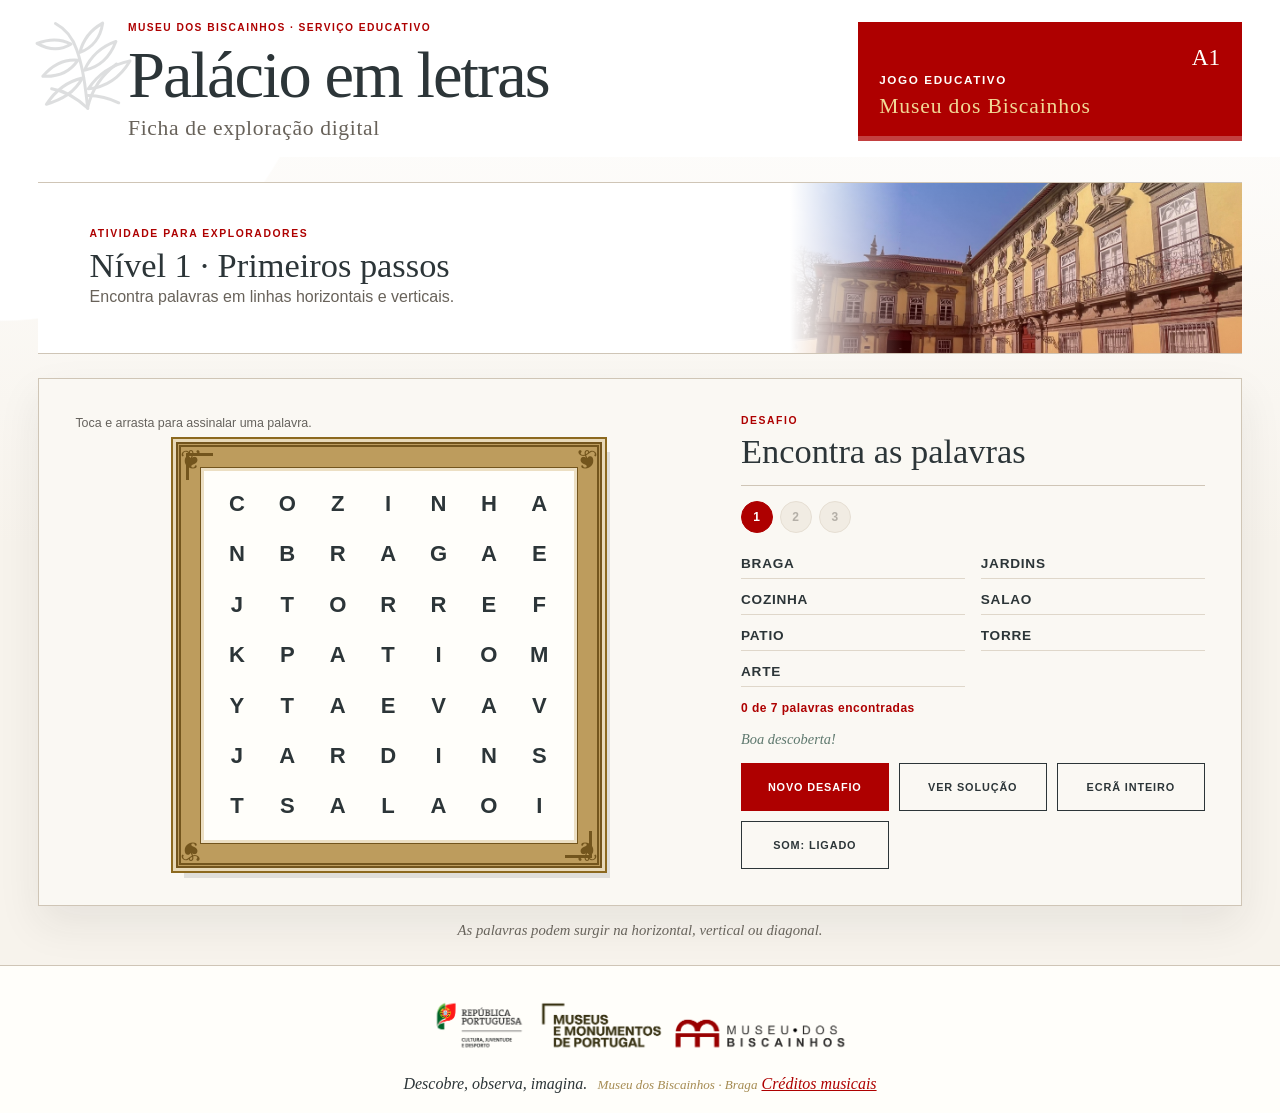
<file: index.html>
<!doctype html>
<html lang="pt-PT">
<head>
  <meta charset="utf-8">
  <meta name="viewport" content="width=device-width, initial-scale=1">
  <meta name="theme-color" content="#ae0000">
  <meta name="description" content="Sopa de letras interativa do Museu dos Biscainhos.">
  <link rel="manifest" href="manifest.webmanifest">
  <link rel="icon" href="icon.svg" type="image/svg+xml">
  <link rel="apple-touch-icon" href="icon.svg">
  <title>Museu dos Biscainhos — Sopa de Letras</title>
  <link rel="stylesheet" href="wordfind.css">
</head>
<body>
  <header class="site-header">
    <div class="brand-title">
      <p class="site-kicker">Museu dos Biscainhos · Serviço Educativo</p>
      <h1>Palácio em letras</h1>
      <p class="site-subtitle">Ficha de exploração digital</p>
    </div>
    <div class="section-label">
      <span id="level-code">A1</span>
      <strong>Jogo educativo</strong>
      <em>Museu dos Biscainhos</em>
    </div>
  </header>

  <main id="main">
    <section class="intro-panel">
      <div class="intro-copy">
        <p class="eyebrow">ATIVIDADE PARA EXPLORADORES</p>
        <h2 id="level-title">Nível 1 · Primeiros passos</h2>
        <p id="level-description">Descobre os espaços, artes e memórias do Museu dos Biscainhos em linhas horizontais e verticais.</p>
      </div>
      <div class="hero-art" role="img" aria-label="Fachada do Museu dos Biscainhos"></div>
    </section>

    <section class="game-card" aria-label="Sopa de letras">
      <div class="board-panel">
        <p class="board-instruction">Toca e arrasta para assinalar uma palavra.</p>
        <div class="puzzle-frame">
          <span class="frame-corner top-left" aria-hidden="true">❦</span>
          <span class="frame-corner top-right" aria-hidden="true">❦</span>
          <span class="frame-corner bottom-left" aria-hidden="true">❦</span>
          <span class="frame-corner bottom-right" aria-hidden="true">❦</span>
          <div id="puzzle" aria-label="Tabuleiro da sopa de letras"></div>
        </div>
      </div>
      <aside class="word-panel">
        <div class="panel-heading">
          <p class="eyebrow">DESAFIO</p>
          <h2>Encontra as palavras</h2>
        </div>
        <div id="levels" class="levels" aria-label="Níveis de dificuldade">
          <button type="button" class="level-button is-active" data-level="0">1</button>
          <button type="button" class="level-button" data-level="1">2</button>
          <button type="button" class="level-button" data-level="2">3</button>
        </div>
        <ul id="words" aria-label="Palavras a encontrar">
          <li><input class="word" value="BISCAINHOS" readonly aria-label="Biscainhos"></li>
          <li><input class="word" value="PALACIO" readonly aria-label="Palácio"></li>
          <li><input class="word" value="BRAGA" readonly aria-label="Braga"></li>
          <li><input class="word" value="JARDINS" readonly aria-label="Jardins"></li>
          <li><input class="word" value="AZULEJARIA" readonly aria-label="Azulejaria"></li>
          <li><input class="word" value="ESCULTURA" readonly aria-label="Escultura"></li>
          <li><input class="word" value="CAVALARICA" readonly aria-label="Cavalariça"></li>
          <li><input class="word" value="COCHEIRA" readonly aria-label="Cocheira"></li>
          <li><input class="word" value="COZINHA" readonly aria-label="Cozinha"></li>
          <li><input class="word" value="SALAO" readonly aria-label="Salão"></li>
        </ul>
        <p id="progress" class="progress" aria-live="polite">0 de 10 palavras encontradas</p>
        <section id="discovery-card" class="discovery-card" aria-live="polite">
          <p class="discovery-label">CURIOSIDADE</p>
          <p id="discovery-text">Encontra uma palavra para revelar uma curiosidade sobre o Palácio dos Biscainhos.</p>
        </section>
        <p id="result-message" class="result-message" aria-live="polite"></p>
        <div class="actions">
          <button id="new-puzzle" type="button">Novo desafio</button>
          <button id="solve" type="button" class="secondary">Ver solução</button>
          <button id="fullscreen" type="button" class="secondary">Ecrã inteiro</button>
          <button id="install-app" type="button" class="secondary">Instalar app</button>
          <button id="sound" type="button" class="secondary" aria-pressed="true">Som: ligado</button>
          <button id="next-level" type="button" class="secondary">Próximo nível</button>
        </div>
      </aside>
    </section>

    <p class="hint">As palavras podem surgir na horizontal, vertical ou diagonal.</p>
  </main>

  <footer>
    <img class="footer-logo" src="logo.png" alt="República Portuguesa, Museus e Monumentos de Portugal e Museu dos Biscainhos">
    <p>Descobre, observa, imagina. <span>Museu dos Biscainhos · Braga</span> <a href="creditos.html">Créditos musicais</a></p>
  </footer>

  <script src="jquery-1.7.1.min.js"></script>
  <script src="wordfind.js"></script>
  <script src="wordfindgame.js"></script>
  <script>
    let game;
    let currentLevel = 0;
    let highestUnlockedLevel = 0;
    let soundEnabled = localStorage.getItem('palacio-em-letras-sound') !== 'off';
    const completionAudio = new Audio();
    let musicTimer;
    const foundWords = new Set();
    const levels = [
      {
        title: 'Nível 1 · Primeiros passos',
        description: 'Encontra palavras em linhas horizontais e verticais.',
        orientations: ['horizontal', 'vertical'],
        words: ['braga', 'jardins', 'cozinha', 'salao', 'patio', 'torre', 'arte']
      },
      {
        title: 'Nível 2 · Olhar atento',
        description: 'Agora as palavras também podem surgir na diagonal.',
        orientations: ['horizontal', 'vertical', 'diagonal', 'diagonalBack'],
        words: ['palacio', 'azulejaria', 'escultura', 'jardim', 'musica', 'jantar', 'nobre']
      },
      {
        title: 'Nível 3 · Mestre explorador',
        description: 'Todas as direções são possíveis, incluindo palavras invertidas.',
        orientations: ['horizontal', 'horizontalBack', 'vertical', 'verticalUp', 'diagonal', 'diagonalBack', 'diagonalUp', 'diagonalUpBack'],
        words: ['biscainhos', 'cavalarica', 'cocheira', 'azulejos', 'escadaria', 'memoria', 'barroco']
      }
    ];
    const levelMusic = [
      { src: 'bach-cello-suite-1.ogg', title: 'J. S. Bach — Suite para Violoncelo n.º 1, Prelúdio' },
      { src: 'handel-water-music.ogg', title: 'G. F. Handel — Water Music' },
      { src: 'bach-brandenburg-3.ogg', title: 'J. S. Bach — Concerto de Brandemburgo n.º 3' },
      { src: 'vivaldi-spring.ogg', title: 'A. Vivaldi — A Primavera, de As Quatro Estações' }
    ];
    const facts = {
      biscainhos: 'O palácio começou a formar-se no século XVII e evoluiu ao longo dos séculos XVIII e XIX.',
      palacio: 'O próprio edifício é a peça central do programa museográfico do Museu dos Biscainhos.',
      braga: 'O Museu dos Biscainhos localiza-se no centro histórico da cidade de Braga.',
      jardins: 'Os jardins históricos valorizam a arquitetura e a escultura setecentistas.',
      azulejaria: 'A azulejaria é um dos elementos de destaque nos interiores ornamentais do palácio.',
      escultura: 'A escultura integra tanto os interiores como os jardins do conjunto patrimonial.',
      cavalarica: 'A cavalariça é um dos espaços funcionais do piso térreo do palácio.',
      cocheira: 'A cocheira recorda a organização prática de uma grande casa senhorial.',
      cozinha: 'A cozinha integra os espaços funcionais situados no piso térreo.',
      salao: 'O Salão Nobre, no andar nobre, era um espaço de sociabilização e representação.',
      patio: 'O pátio organizava a entrada e a circulação de uma grande casa senhorial.',
      torre: 'A Sala da Torre faz parte do percurso do andar nobre.',
      arte: 'As coleções do museu cruzam arte, artes decorativas e modos de vida.',
      jardim: 'O jardim histórico prolonga a experiência do palácio para o exterior.',
      musica: 'A Sala de Música recorda práticas de convívio e representação social.',
      jantar: 'A Sala de Jantar mostra como a casa senhorial também era palco de cerimónia.',
      nobre: 'O andar nobre reunia os espaços de maior aparato e representação.',
      azulejos: 'A Sala dos Azulejos destaca um dos elementos decorativos mais marcantes do museu.',
      escadaria: 'A escadaria monumental prepara a passagem para os espaços nobres.',
      memoria: 'O museu preserva memórias de arquitetura, quotidiano e artes decorativas.',
      barroco: 'O Barroco marca muitos detalhes decorativos associados ao palácio.'
    };

    function updateProgress() {
      const total = $('input.word').length;
      $('#progress').text(`${foundWords.size} de ${total} palavras encontradas`);
    }

    function renderWords() {
      const levelWords = levels[currentLevel].words;
      $('#words').empty();
      levelWords.forEach(function (word) {
        $('<li><input class="word" readonly></li>')
          .find('input')
          .val(word.toUpperCase())
          .attr('aria-label', word)
          .end()
          .appendTo('#words');
      });
    }

    function playNotes(notes) {
      if (!soundEnabled || !window.AudioContext && !window.webkitAudioContext) return;
      const AudioContext = window.AudioContext || window.webkitAudioContext;
      const context = new AudioContext();
      const start = context.currentTime;
      notes.forEach(function (note, index) {
        const oscillator = context.createOscillator();
        const gain = context.createGain();
        oscillator.type = 'sine';
        oscillator.frequency.value = note;
        gain.gain.setValueAtTime(.0001, start + index * .11);
        gain.gain.exponentialRampToValueAtTime(.12, start + index * .11 + .02);
        gain.gain.exponentialRampToValueAtTime(.0001, start + index * .11 + .2);
        oscillator.connect(gain).connect(context.destination);
        oscillator.start(start + index * .11);
        oscillator.stop(start + index * .11 + .22);
      });
      setTimeout(function () { context.close(); }, notes.length * 120 + 250);
    }

    function stopCompletionMusic() {
      clearTimeout(musicTimer);
      completionAudio.pause();
      completionAudio.currentTime = 0;
    }

    function playCompletionMusic() {
      if (!soundEnabled) return;
      const playlist = currentLevel === levels.length - 1
        ? [levelMusic[2], levelMusic[3]]
        : [levelMusic[currentLevel]];
      let trackIndex = 0;
      stopCompletionMusic();
      function playNextTrack() {
        const track = playlist[trackIndex];
        const duration = trackIndex === 0 && playlist.length > 1 ? 12000 : 20000;
        completionAudio.src = track.src;
        completionAudio.volume = .42;
        completionAudio.play().catch(function () {});
        $('#result-message').text('Parabéns! A ouvir: ' + track.title + '.').removeClass('error');
        musicTimer = setTimeout(function () {
          trackIndex += 1;
          if (trackIndex < playlist.length) playNextTrack();
          else stopCompletionMusic();
        }, duration);
      }
      playNextTrack();
    }

    function updateLevelUI() {
      const level = levels[currentLevel];
      $('#level-title').text(level.title);
      $('#level-description').text(level.description);
      $('#level-code').text('A' + (currentLevel + 1));
      $('.level-button').removeClass('is-active').filter('[data-level="' + currentLevel + '"]').addClass('is-active');
      $('.level-button').each(function () {
        const levelIndex = Number($(this).data('level'));
        const isLocked = levelIndex > highestUnlockedLevel;
        $(this)
          .prop('disabled', isLocked)
          .attr('aria-disabled', isLocked)
          .toggleClass('is-locked', isLocked);
      });
      $('#next-level').text(currentLevel < levels.length - 1 ? 'Próximo nível' : 'Todos concluídos');
    }

    function showDiscovery(word) {
      if (foundWords.has(word)) return;
      foundWords.add(word);
      $('#discovery-text').text(facts[word] || 'Descobriste mais um elemento do Museu dos Biscainhos.');
      $('#discovery-card').addClass('is-visible');
      updateProgress();
      playNotes([523, 659]);
    }

    function completePuzzle() {
      $('#result-message').text('Parabéns! Descobriste os segredos do Palácio dos Biscainhos.').removeClass('error');
      $('#puzzle').addClass('is-complete');
      if (currentLevel < levels.length - 1) {
        highestUnlockedLevel = Math.max(highestUnlockedLevel, currentLevel + 1);
        updateLevelUI();
        $('#next-level').addClass('is-available');
      }
      playCompletionMusic();
    }

    function recreate() {
      foundWords.clear();
      stopCompletionMusic();
      renderWords();
      updateProgress();
      $('#discovery-card').removeClass('is-visible');
      $('#discovery-text').text('Encontra uma palavra para revelar uma curiosidade sobre o Palácio dos Biscainhos.');
      $('#puzzle').removeClass('is-complete');
      $('#next-level').removeClass('is-available');
      $('#result-message').text('Boa descoberta!').removeClass('error');
      try {
        game = new WordFindGame('#puzzle', {
          allowedMissingWords: 0,
          maxGridGrowth: 10,
          fillBlanks: true,
          maxAttempts: 300,
          orientations: levels[currentLevel].orientations,
          onWordFound: showDiscovery,
          onComplete: completePuzzle
        });
      } catch (error) {
        $('#result-message').text('Não foi possível criar o desafio.').addClass('error');
      }
    }

    recreate();
    $('#new-puzzle').on('click', recreate);
    $('#solve').on('click', function () { game.solve(); });
    $('.level-button').on('click', function () {
      const requestedLevel = Number($(this).data('level'));
      if (requestedLevel > highestUnlockedLevel) {
        $('#result-message').text('Termina primeiro o nível anterior para desbloquear este desafio.').addClass('error');
        return;
      }
      currentLevel = requestedLevel;
      updateLevelUI();
      recreate();
    });
    $('#next-level').on('click', function () {
      if (currentLevel < levels.length - 1) {
        currentLevel += 1;
        updateLevelUI();
        recreate();
      }
    });
    $('#sound').on('click', function () {
      soundEnabled = !soundEnabled;
      localStorage.setItem('palacio-em-letras-sound', soundEnabled ? 'on' : 'off');
      $(this).attr('aria-pressed', soundEnabled).text(soundEnabled ? 'Som: ligado' : 'Som: desligado');
      if (!soundEnabled) stopCompletionMusic();
      if (soundEnabled) playNotes([523]);
    });
    $('#fullscreen').on('click', function () {
      if (document.fullscreenElement) {
        document.exitFullscreen();
      } else {
        document.documentElement.requestFullscreen();
      }
    });
    $(document).on('fullscreenchange', function () {
      $('#fullscreen').text(document.fullscreenElement ? 'Sair do ecrã' : 'Ecrã inteiro');
    });

    let installPrompt;
    window.addEventListener('beforeinstallprompt', function (event) {
      event.preventDefault();
      installPrompt = event;
      $('#install-app').addClass('is-available');
    });
    $('#install-app').on('click', async function () {
      if (!installPrompt) return;
      installPrompt.prompt();
      await installPrompt.userChoice;
      installPrompt = null;
      $('#install-app').removeClass('is-available');
    });
    window.addEventListener('appinstalled', function () {
      $('#install-app').removeClass('is-available');
    });
    if ('serviceWorker' in navigator) {
      window.addEventListener('load', function () {
        navigator.serviceWorker.register('service-worker.js');
      });
    }
    updateLevelUI();
    $('#sound').attr('aria-pressed', soundEnabled).text(soundEnabled ? 'Som: ligado' : 'Som: desligado');
  </script>
</body>
</html>
</file>
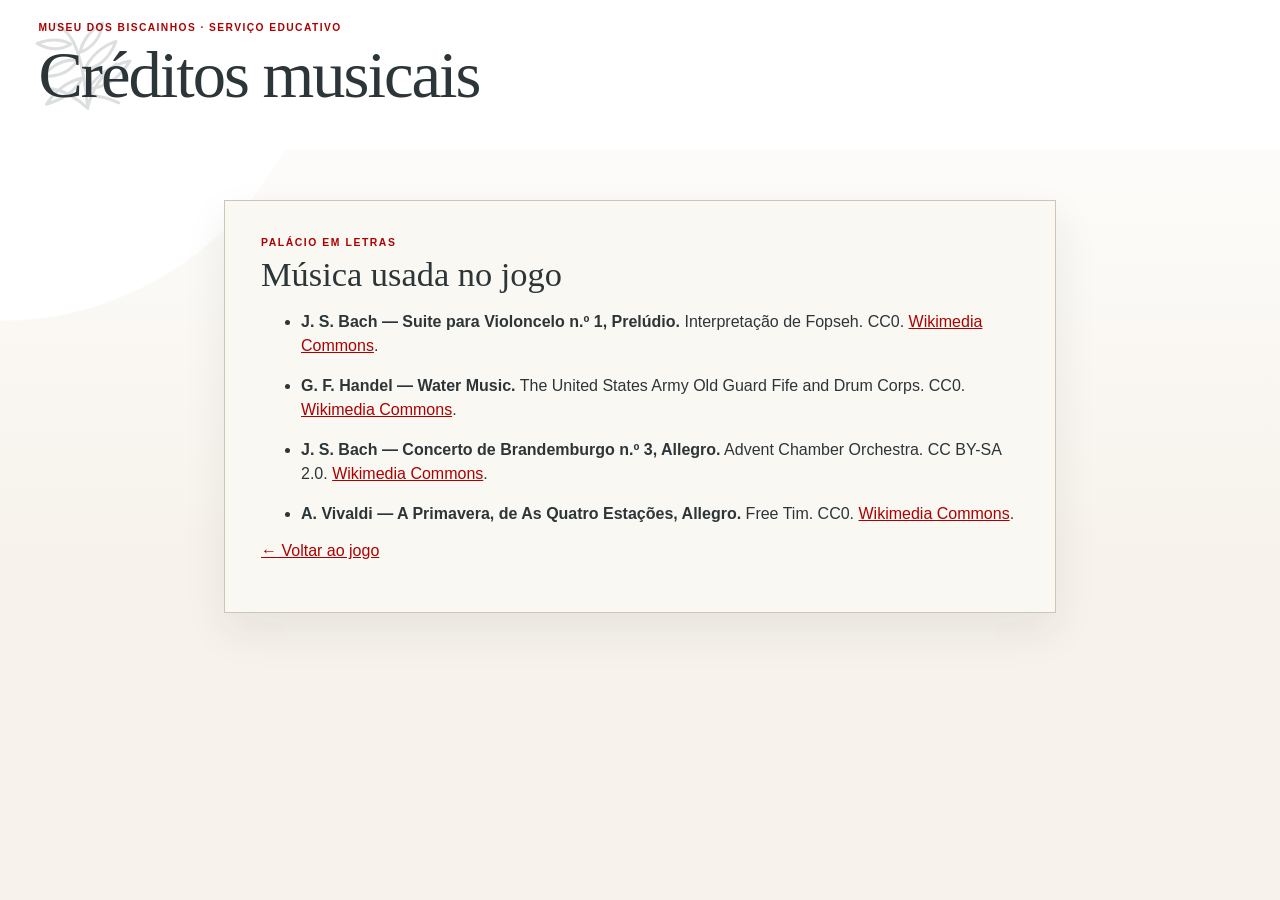
<file: creditos.html>
<!doctype html>
<html lang="pt-PT">
<head>
  <meta charset="utf-8">
  <meta name="viewport" content="width=device-width, initial-scale=1">
  <title>Créditos musicais — Palácio em Letras</title>
  <link rel="stylesheet" href="wordfind.css">
</head>
<body>
  <header class="site-header">
    <div>
      <p class="site-kicker">Museu dos Biscainhos · Serviço Educativo</p>
      <h1>Créditos musicais</h1>
    </div>
  </header>
  <main id="main" class="credits-page">
    <section class="game-card">
      <div>
        <p class="eyebrow">PALÁCIO EM LETRAS</p>
        <h2>Música usada no jogo</h2>
        <ul>
          <li><strong>J. S. Bach — Suite para Violoncelo n.º 1, Prelúdio.</strong> Interpretação de Fopseh. CC0. <a href="https://commons.wikimedia.org/wiki/File:Bach_Cello_Suite_1_Prelude_(BWV_1007)_Played_by_Chris.ogg">Wikimedia Commons</a>.</li>
          <li><strong>G. F. Handel — Water Music.</strong> The United States Army Old Guard Fife and Drum Corps. CC0. <a href="https://commons.wikimedia.org/wiki/File:The_United_States_Army_Old_Guard_Fife_and_Drum_Corps_-_13_-_Water_Music_from_the_Handel_Show.ogg">Wikimedia Commons</a>.</li>
          <li><strong>J. S. Bach — Concerto de Brandemburgo n.º 3, Allegro.</strong> Advent Chamber Orchestra. CC BY-SA 2.0. <a href="https://commons.wikimedia.org/wiki/File:Bach_-_Brandenburg_Concerto_No._3_-_1._Allegro.ogg">Wikimedia Commons</a>.</li>
          <li><strong>A. Vivaldi — A Primavera, de As Quatro Estações, Allegro.</strong> Free Tim. CC0. <a href="https://commons.wikimedia.org/wiki/File:Free_Tim_-_Vivaldos_Spring_from_the_Four_Seasons-Allegro.ogg">Wikimedia Commons</a>.</li>
        </ul>
        <p><a href="index.html">← Voltar ao jogo</a></p>
      </div>
    </section>
  </main>
</body>
</html>
</file>
<file: wordfind.css>
:root {
  --ink: #2c3538;
  --red: #ae0000;
  --red-dark: #8e0000;
  --paper: #f7f3ec;
  --paper-dark: #e4ddd1;
  --gold: #a58b52;
  --gold-dark: #524610;
  --wine: #754536;
  --line: #cfc5b6;
  --found: #5e786e;
}

* { box-sizing: border-box; }

body {
  min-width: 320px;
  min-height: 100vh;
  margin: 0;
  color: var(--ink);
  background:
    radial-gradient(circle at top left, #ffffff 0 20rem, transparent 20.1rem),
    linear-gradient(180deg, #fff 0, var(--paper) 34rem);
  font-family: Arial, Helvetica, sans-serif;
}

.site-header {
  position: relative;
  display: flex;
  align-items: stretch;
  justify-content: space-between;
  gap: clamp(1rem, 3vw, 3rem);
  max-width: 84rem;
  min-height: 9.4rem;
  margin: 0 auto;
  padding: 1.4rem clamp(1rem, 3vw, 2.5rem) 1rem;
  color: var(--ink);
  background: #fff;
}
.site-header::before {
  position: absolute;
  top: .55rem;
  left: clamp(.6rem, 2vw, 1.45rem);
  width: clamp(4.8rem, 10vw, 7.4rem);
  height: clamp(4.8rem, 10vw, 7.4rem);
  background: url('acanto.svg') center / contain no-repeat;
  content: "";
  opacity: .72;
  transform: rotate(-10deg);
}
.brand-title {
  position: relative;
  z-index: 1;
  display: flex;
  flex-direction: column;
  justify-content: center;
  padding-left: clamp(2.3rem, 7vw, 7rem);
}
.site-kicker { margin: 0 0 .25rem; color: var(--red); font-size: .64rem; font-weight: bold; letter-spacing: .14em; text-transform: uppercase; }
.site-header h1 { margin: 0; font: normal clamp(2.25rem, 5.2vw, 4.3rem) Georgia, 'Times New Roman', serif; letter-spacing: -.03em; }
.site-subtitle { margin: .15rem 0 0; color: #68625a; font: normal clamp(1rem, 2vw, 1.35rem) Georgia, 'Times New Roman', serif; letter-spacing: .03em; }
.section-label {
  display: grid;
  align-content: center;
  min-width: min(24rem, 42vw);
  margin: 0;
  padding: 1.15rem 1.35rem;
  color: #fffefa;
  background: var(--red);
  box-shadow: inset 0 -5px 0 #ffffff40;
}
.section-label span { justify-self: end; font: normal 1.45rem Georgia, serif; }
.section-label strong { margin-top: .15rem; font-size: .73rem; letter-spacing: .14em; text-transform: uppercase; }
.section-label em { margin-top: .5rem; color: #f1d895; font: normal 1.35rem Georgia, serif; letter-spacing: .04em; }

#main { max-width: 84rem; margin: 0 auto; padding: 1.25rem clamp(1rem, 3vw, 2.5rem) 1.6rem; }
.intro-panel {
  position: relative;
  display: grid;
  min-height: 9.5rem;
  overflow: hidden;
  color: var(--ink);
  background: #fff;
  border-top: 1px solid var(--line);
  border-bottom: 1px solid var(--line);
}
.intro-panel::before {
  position: absolute;
  right: 1.1rem;
  bottom: .55rem;
  color: #ae000012;
  content: "B";
  font: normal 6rem Georgia, serif;
}
.intro-copy { display: flex; flex-direction: column; justify-content: center; padding: 1.5rem clamp(1.5rem, 4vw, 3.6rem); }
.eyebrow { margin: 0 0 .45rem; color: var(--red); font-size: .65rem; font-weight: bold; letter-spacing: .15em; }
h1, h2, p { margin-top: 0; }
h1 { margin-bottom: .45rem; font: normal clamp(2rem, 4.5vw, 3.7rem) Georgia, 'Times New Roman', serif; }
.intro-copy > p:last-child { max-width: 31rem; margin-bottom: 0; color: #68625a; line-height: 1.45; }
.hero-art {
  min-height: 8rem;
  background:
    linear-gradient(90deg, #ffffff 0, #ffffff00 25%),
    linear-gradient(0deg, #ae000040, #ae000010),
    url('fachada-biscainhos.jpg') center / cover;
}

.game-card {
  display: grid;
  gap: clamp(1.25rem, 3vw, 2.6rem);
  margin-top: 1.25rem;
  padding: clamp(1rem, 3vw, 2.25rem);
  background: #faf8f3;
  border: 1px solid var(--line);
  box-shadow: 0 18px 40px #292b2b14;
}
.board-panel { text-align: center; }
.board-instruction { margin-bottom: .75rem; color: #65625d; font-size: .78rem; }
.puzzle-frame {
  position: relative;
  display: inline-block;
  padding: clamp(.7rem, 2vw, 1.2rem);
  background: #bd9c5d;
  border: 5px double #73551d;
  box-shadow: 0 0 0 3px #e8d9b8, 0 0 0 5px #8c691f, 8px 10px 0 #2c353822;
}
.puzzle-frame::before,
.puzzle-frame::after { position: absolute; z-index: 1; width: 1.5rem; height: 1.5rem; border: 3px solid #73551d; content: ''; pointer-events: none; }
.puzzle-frame::before { top: .32rem; left: .32rem; border-right: 0; border-bottom: 0; }
.puzzle-frame::after { right: .32rem; bottom: .32rem; border-top: 0; border-left: 0; }
.frame-corner { position: absolute; z-index: 2; color: #73551d; font: 1.7rem Georgia, serif; line-height: 1; pointer-events: none; }
.top-left { top: -.05rem; left: -.05rem; }
.top-right { top: -.05rem; right: -.05rem; transform: scaleX(-1); }
.bottom-left { bottom: -.05rem; left: -.05rem; transform: scaleY(-1); }
.bottom-right { right: -.05rem; bottom: -.05rem; transform: scale(-1); }
#puzzle { position: relative; z-index: 0; display: inline-block; padding: clamp(.4rem, 1.3vw, .7rem); background: #fffefa; border: 1px solid #73551d; box-shadow: inset 0 0 0 3px #ecdfc3; }
#puzzle > div { display: flex; }
.puzzleSquare {
  width: clamp(1.85rem, 6.1vw, 3.15rem);
  height: clamp(1.85rem, 6.1vw, 3.15rem);
  padding: 0;
  color: var(--ink);
  background: transparent;
  border: 0;
  border-radius: 50%;
  font: bold clamp(.82rem, 2.5vw, 1.38rem) Arial, Helvetica, sans-serif;
  cursor: crosshair;
  touch-action: none;
}
.puzzleSquare:focus-visible { outline: 3px solid var(--red); outline-offset: -3px; }
#puzzle .selected { background: #e2c978; }
#puzzle .found { color: #fff; background: var(--red); box-shadow: 0 2px 0 var(--red-dark); }
#puzzle .solved { color: #fff; background: var(--wine); }

.word-panel { align-self: center; min-width: 0; }
.panel-heading { padding-bottom: .9rem; border-bottom: 1px solid var(--line); }
.panel-heading .eyebrow { margin-bottom: .35rem; }
h2 { margin-bottom: 0; font: normal clamp(1.5rem, 3vw, 2.15rem) Georgia, 'Times New Roman', serif; }
.levels { display: flex; gap: .45rem; margin: .9rem 0 .2rem; }
.level-button { display: grid; width: 2rem; min-height: 2rem; padding: 0; color: var(--ink); background: transparent; border-color: var(--line); border-radius: 50%; font-size: .75rem; place-items: center; }
.level-button.is-active, .level-button:hover { color: #fff; background: var(--red); border-color: var(--red); }
.level-button.is-locked {
  color: #9a948b;
  background: #eee8dd;
  border-color: #ded5c7;
  cursor: not-allowed;
  opacity: .72;
}
.level-button.is-locked:hover {
  color: #9a948b;
  background: #eee8dd;
  border-color: #ded5c7;
}
#words { display: grid; grid-template-columns: repeat(2, minmax(0, 1fr)); gap: .35rem 1rem; margin: 1rem 0 0; padding: 0; list-style: none; }
#words li { min-width: 0; }
input.word { width: 100%; padding: .45rem 0; color: var(--ink); background: transparent; border: 0; border-bottom: 1px solid #dfd7ca; font: bold clamp(.7rem, 1.7vw, .85rem) Arial, sans-serif; letter-spacing: .055em; }
input.word.wordFound {
  color: var(--red-dark);
  font-weight: bold;
  opacity: .72;
  text-decoration: line-through solid var(--red) 2px;
  text-decoration-skip-ink: none;
}
.progress { margin: .9rem 0 0; color: var(--red); font-size: .75rem; font-weight: bold; letter-spacing: .04em; }
.discovery-card { display: none; margin-top: .8rem; padding: .85rem 1rem; background: #f4ede0; border-left: 3px solid var(--red); }
.discovery-card.is-visible { display: block; animation: appear .25s ease-out; }
.discovery-label { margin: 0 0 .35rem; color: var(--red); font-size: .63rem; font-weight: bold; letter-spacing: .13em; }
.discovery-card p:last-child { margin-bottom: 0; font: italic .92rem/1.35 Georgia, serif; }
.result-message { min-height: 1.25rem; margin: 1rem 0 .7rem; color: var(--found); font: italic .9rem Georgia, serif; }
.result-message.error { color: var(--wine); }
.actions { display: grid; grid-template-columns: repeat(3, 1fr); gap: .65rem; }
button { min-height: 3rem; padding: .75rem .55rem; color: #fff; background: var(--red); border: 1px solid var(--red); font: bold .68rem Arial, sans-serif; letter-spacing: .08em; text-transform: uppercase; cursor: pointer; touch-action: manipulation; }
button:hover { background: var(--red-dark); }
button.secondary { color: var(--ink); background: transparent; border-color: var(--ink); }
button.secondary:hover { color: #fff; background: var(--red-dark); border-color: var(--red-dark); }
#install-app { display: none; }
#install-app.is-available { display: block; }
#next-level { display: none; }
#next-level.is-available { display: block; }
.hint { margin: 1rem 0 0; color: #68645c; text-align: center; font: italic .92rem Georgia, serif; }
footer { padding: 1.75rem 1.25rem 1.25rem; color: var(--ink); text-align: center; background: #fffefa; border-top: 1px solid var(--line); font: italic 1rem Georgia, serif; }
.footer-logo { display: block; width: min(42rem, 86vw); max-height: 4rem; margin: 0 auto 1.1rem; object-fit: contain; }
footer p { margin: 0; }
footer span { margin-left: .4rem; color: var(--gold); font-size: .82rem; }
footer a, .credits-page a { color: var(--red); }
.credits-page .game-card { grid-template-columns: 1fr; max-width: 52rem; margin-inline: auto; }
.credits-page li { margin-bottom: 1rem; line-height: 1.5; }

#puzzle.is-complete { animation: celebrate .6s ease-out; }
@keyframes appear { from { opacity: 0; transform: translateY(.35rem); } to { opacity: 1; transform: translateY(0); } }
@keyframes celebrate { 50% { transform: scale(1.02); box-shadow: 0 0 0 8px #ae000025; } }

@media (min-width: 700px) {
  .intro-panel { grid-template-columns: minmax(0, 1.25fr) minmax(13rem, .75fr); }
  .game-card { grid-template-columns: minmax(25rem, 1.15fr) minmax(17rem, .85fr); align-items: center; }
  .board-instruction { text-align: left; }
}

@media (min-width: 1024px) and (min-height: 600px) {
  #main { padding-top: 1.6rem; }
  .intro-panel { min-height: 10.75rem; }
  .game-card { margin-top: 1.5rem; }
}

@media (max-width: 390px) {
  .site-header { min-height: 4.7rem; }
  .section-label { display: none; }
  #words { grid-template-columns: 1fr; }
  .actions { grid-template-columns: 1fr; }
}

@media (max-width: 699px) {
  #main { padding: .75rem; }
  .site-header { align-items: center; }
  .section-label { display: none; }
  .intro-panel { min-height: 0; }
  .intro-copy { padding: 1.2rem 1.3rem; }
  .hero-art { min-height: 9rem; }
  .game-card { gap: 1.1rem; margin-top: .75rem; padding: 1rem; }
  .actions { grid-template-columns: repeat(2, minmax(0, 1fr)); }
  .puzzleSquare { width: clamp(1.85rem, 8vw, 2.45rem); height: clamp(1.85rem, 8vw, 2.45rem); }
}

@media (max-width: 390px) {
  .actions { grid-template-columns: 1fr; }
}
</file>
